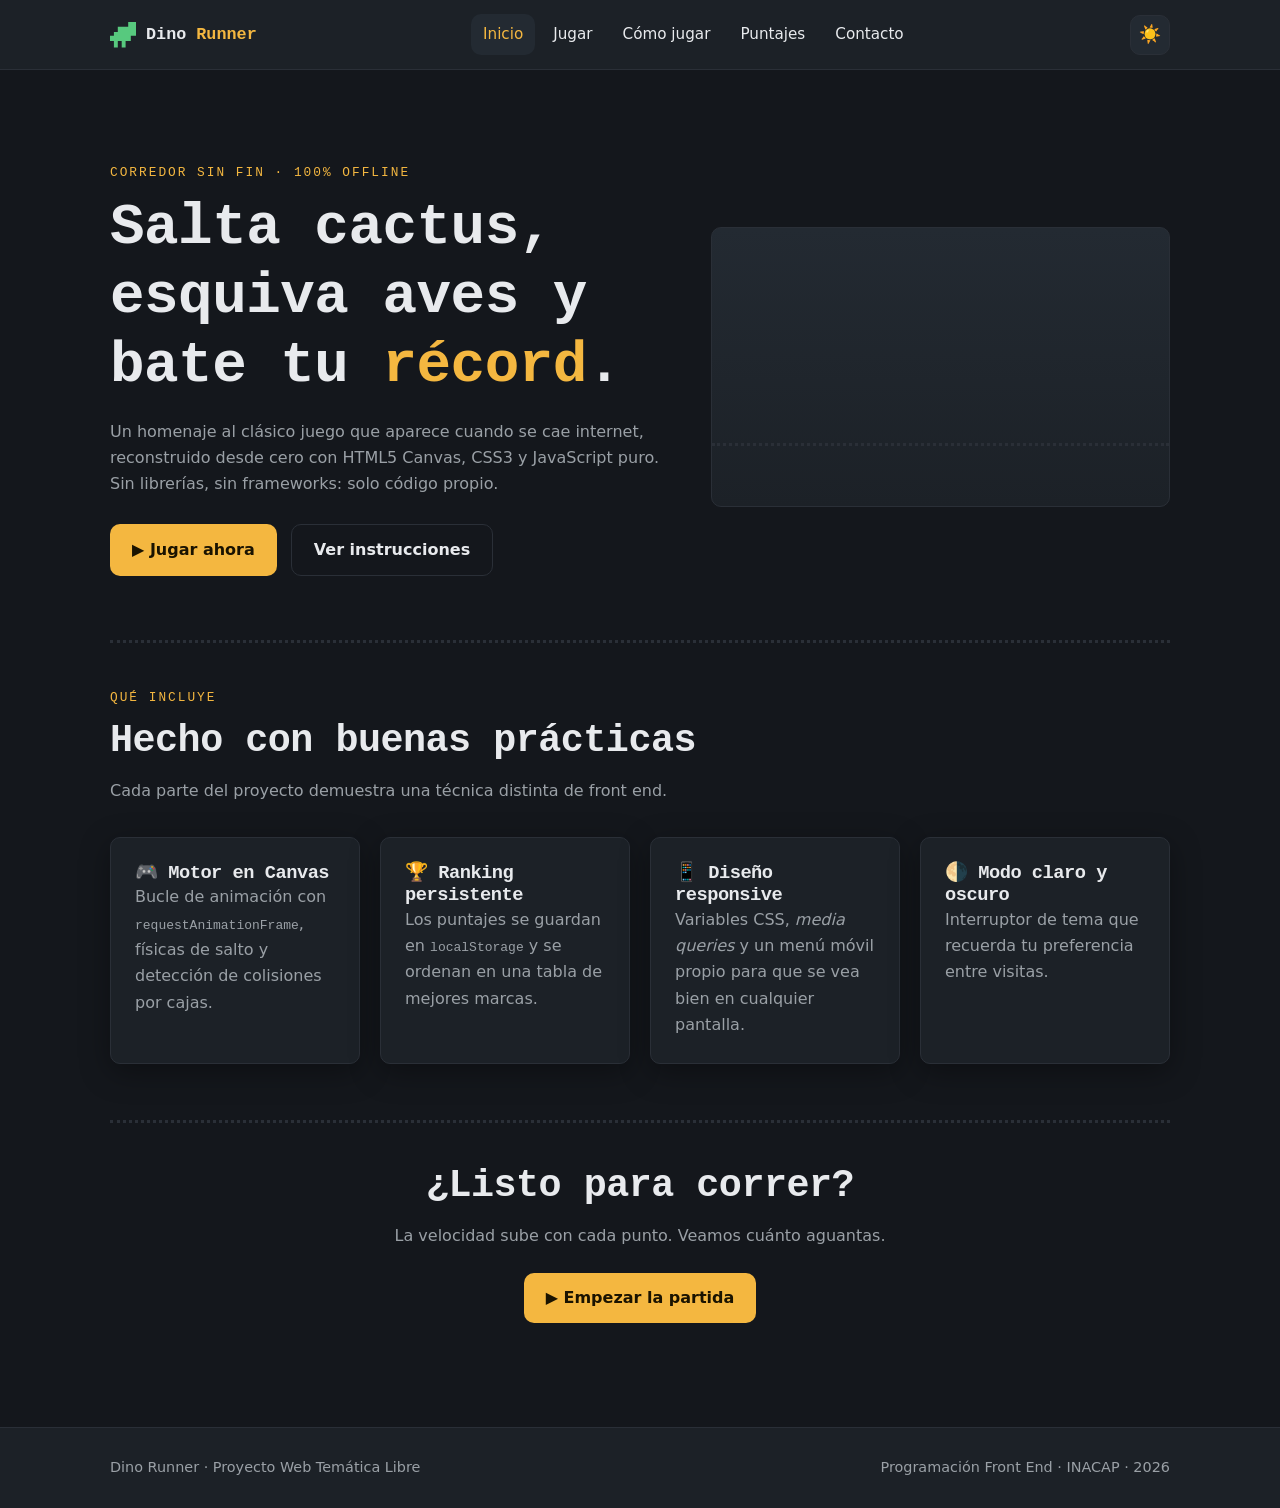
<file: index.html>
<!DOCTYPE html>
<html lang="es">
<head>
  <meta charset="UTF-8">
  <meta name="viewport" content="width=device-width, initial-scale=1.0">
  <meta name="description" content="Dino Runner: un juego de corredor sin fin hecho con HTML5, CSS3 y JavaScript Vanilla. Proyecto de Programación Front End, INACAP.">
  <link rel="icon" href="img/favicon.svg" type="image/svg+xml">
  <title>Dino Runner · Inicio</title>
  <link rel="stylesheet" href="css/estilos.css">
</head>
<body>

  <!-- ====================  ENCABEZADO + NAVEGACIÓN  ==================== -->
  <header class="cabecera">
    <nav class="nav" aria-label="Navegación principal">
      <a href="index.html" class="nav__logo">
        <span class="logo-dino" aria-hidden="true"></span>
        Dino<span>Runner</span>
      </a>

      <ul class="nav__lista" data-menu-lista>
        <li><a href="index.html" class="activo">Inicio</a></li>
        <li><a href="juego.html">Jugar</a></li>
        <li><a href="instrucciones.html">Cómo jugar</a></li>
        <li><a href="puntajes.html">Puntajes</a></li>
        <li><a href="contacto.html">Contacto</a></li>
      </ul>

      <div class="nav__acciones">
        <button class="boton-icono" data-tema-boton aria-label="Cambiar tema">☀️</button>
        <button class="boton-icono nav__hamburguesa" data-menu-boton
                aria-label="Abrir menú" aria-expanded="false">☰</button>
      </div>
    </nav>
  </header>

  <!-- ====================  CONTENIDO PRINCIPAL  ==================== -->
  <main>
    <div class="contenedor">

      <!-- Hero / portada -->
      <section class="hero">
        <div class="hero__texto">
          <span class="eyebrow">Corredor sin fin · 100% offline</span>
          <h1 class="hero__titulo">Salta cactus, esquiva aves y bate tu <b>récord</b>.</h1>
          <p class="texto-guia">
            Un homenaje al clásico juego que aparece cuando se cae internet,
            reconstruido desde cero con HTML5 Canvas, CSS3 y JavaScript puro.
            Sin librerías, sin frameworks: solo código propio.
          </p>
          <div class="hero__acciones">
            <a href="juego.html" class="boton boton--primario">▶ Jugar ahora</a>
            <a href="instrucciones.html" class="boton boton--secundario">Ver instrucciones</a>
          </div>
        </div>
        <div class="hero__panel" aria-hidden="true"></div>
      </section>

      <hr class="horizonte">

      <!-- Características del proyecto -->
      <section class="seccion">
        <span class="eyebrow">Qué incluye</span>
        <h2 class="titulo-seccion">Hecho con buenas prácticas</h2>
        <p class="texto-guia">
          Cada parte del proyecto demuestra una técnica distinta de front end.
        </p>

        <div class="grilla mt-grande">
          <article class="tarjeta">
            <h3>🎮 Motor en Canvas</h3>
            <p class="texto-guia">
              Bucle de animación con <code>requestAnimationFrame</code>,
              físicas de salto y detección de colisiones por cajas.
            </p>
          </article>
          <article class="tarjeta">
            <h3>🏆 Ranking persistente</h3>
            <p class="texto-guia">
              Los puntajes se guardan en <code>localStorage</code> y se
              ordenan en una tabla de mejores marcas.
            </p>
          </article>
          <article class="tarjeta">
            <h3>📱 Diseño responsive</h3>
            <p class="texto-guia">
              Variables CSS, <em>media queries</em> y un menú móvil propio
              para que se vea bien en cualquier pantalla.
            </p>
          </article>
          <article class="tarjeta">
            <h3>🌗 Modo claro y oscuro</h3>
            <p class="texto-guia">
              Interruptor de tema que recuerda tu preferencia entre visitas.
            </p>
          </article>
        </div>
      </section>

      <hr class="horizonte">

      <!-- Llamado final -->
      <section class="seccion centrado">
        <h2 class="titulo-seccion">¿Listo para correr?</h2>
        <p class="texto-guia" style="margin: 0 auto 24px;">
          La velocidad sube con cada punto. Veamos cuánto aguantas.
        </p>
        <a href="juego.html" class="boton boton--primario">▶ Empezar la partida</a>
      </section>

    </div>
  </main>

  <!-- ====================  PIE DE PÁGINA  ==================== -->
  <footer class="pie">
    <div class="contenedor pie__fila">
      <span>Dino Runner · Proyecto Web Temática Libre</span>
      <span>Programación Front End · INACAP · 2026</span>
    </div>
  </footer>

  <!-- Solo JS Vanilla, en archivos externos -->
  <script src="js/navegacion.js"></script>
</body>
</html>
</file>
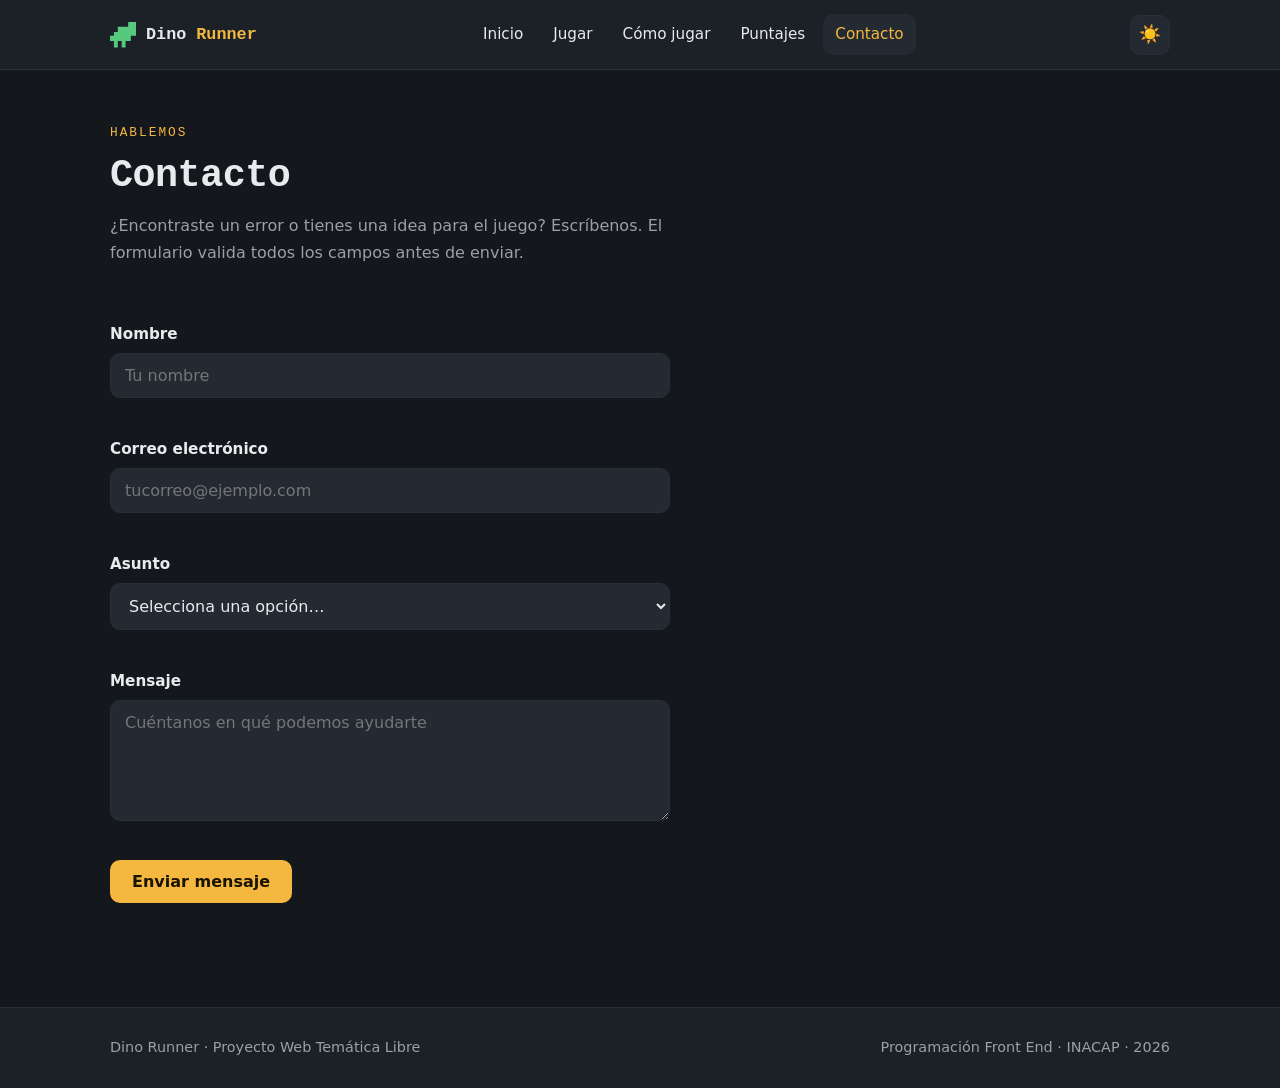
<file: contacto.html>
<!DOCTYPE html>
<html lang="es">
<head>
  <meta charset="UTF-8">
  <meta name="viewport" content="width=device-width, initial-scale=1.0">
  <meta name="description" content="Formulario de contacto de Dino Runner con validación en JavaScript Vanilla.">
  <link rel="icon" href="img/favicon.svg" type="image/svg+xml">
  <title>Dino Runner · Contacto</title>
  <link rel="stylesheet" href="css/estilos.css">
</head>
<body>

  <header class="cabecera">
    <nav class="nav" aria-label="Navegación principal">
      <a href="index.html" class="nav__logo">
        <span class="logo-dino" aria-hidden="true"></span>
        Dino<span>Runner</span>
      </a>
      <ul class="nav__lista" data-menu-lista>
        <li><a href="index.html">Inicio</a></li>
        <li><a href="juego.html">Jugar</a></li>
        <li><a href="instrucciones.html">Cómo jugar</a></li>
        <li><a href="puntajes.html">Puntajes</a></li>
        <li><a href="contacto.html" class="activo">Contacto</a></li>
      </ul>
      <div class="nav__acciones">
        <button class="boton-icono" data-tema-boton aria-label="Cambiar tema">☀️</button>
        <button class="boton-icono nav__hamburguesa" data-menu-boton
                aria-label="Abrir menú" aria-expanded="false">☰</button>
      </div>
    </nav>
  </header>

  <main>
    <div class="contenedor">

      <section class="seccion">
        <span class="eyebrow">Hablemos</span>
        <h1 class="titulo-seccion">Contacto</h1>
        <p class="texto-guia">
          ¿Encontraste un error o tienes una idea para el juego? Escríbenos.
          El formulario valida todos los campos antes de enviar.
        </p>
      </section>

      <section class="seccion">
        <!-- Aviso global que muestra el JS (éxito o error) -->
        <p class="aviso" id="avisoFormulario" role="alert"></p>

        <!-- novalidate: desactivamos la validación nativa para usar la nuestra -->
        <form class="formulario" id="formContacto" novalidate>
          <div class="campo">
            <label for="nombre">Nombre</label>
            <input type="text" id="nombre" name="nombre"
                   placeholder="Tu nombre" autocomplete="name">
            <span class="campo__error" aria-live="polite"></span>
          </div>

          <div class="campo">
            <label for="correo">Correo electrónico</label>
            <input type="email" id="correo" name="correo"
                   placeholder="tucorreo@ejemplo.com" autocomplete="email">
            <span class="campo__error" aria-live="polite"></span>
          </div>

          <div class="campo">
            <label for="asunto">Asunto</label>
            <select id="asunto" name="asunto">
              <option value="">Selecciona una opción…</option>
              <option value="error">Reportar un error</option>
              <option value="idea">Proponer una idea</option>
              <option value="felicitacion">Felicitaciones</option>
              <option value="otro">Otro</option>
            </select>
            <span class="campo__error" aria-live="polite"></span>
          </div>

          <div class="campo">
            <label for="mensaje">Mensaje</label>
            <textarea id="mensaje" name="mensaje" rows="5"
                      placeholder="Cuéntanos en qué podemos ayudarte"></textarea>
            <span class="campo__error" aria-live="polite"></span>
          </div>

          <div>
            <button type="submit" class="boton boton--primario">Enviar mensaje</button>
          </div>
        </form>
      </section>

    </div>
  </main>

  <footer class="pie">
    <div class="contenedor pie__fila">
      <span>Dino Runner · Proyecto Web Temática Libre</span>
      <span>Programación Front End · INACAP · 2026</span>
    </div>
  </footer>

  <script src="js/navegacion.js"></script>
  <script src="js/contacto.js"></script>
</body>
</html>
</file>
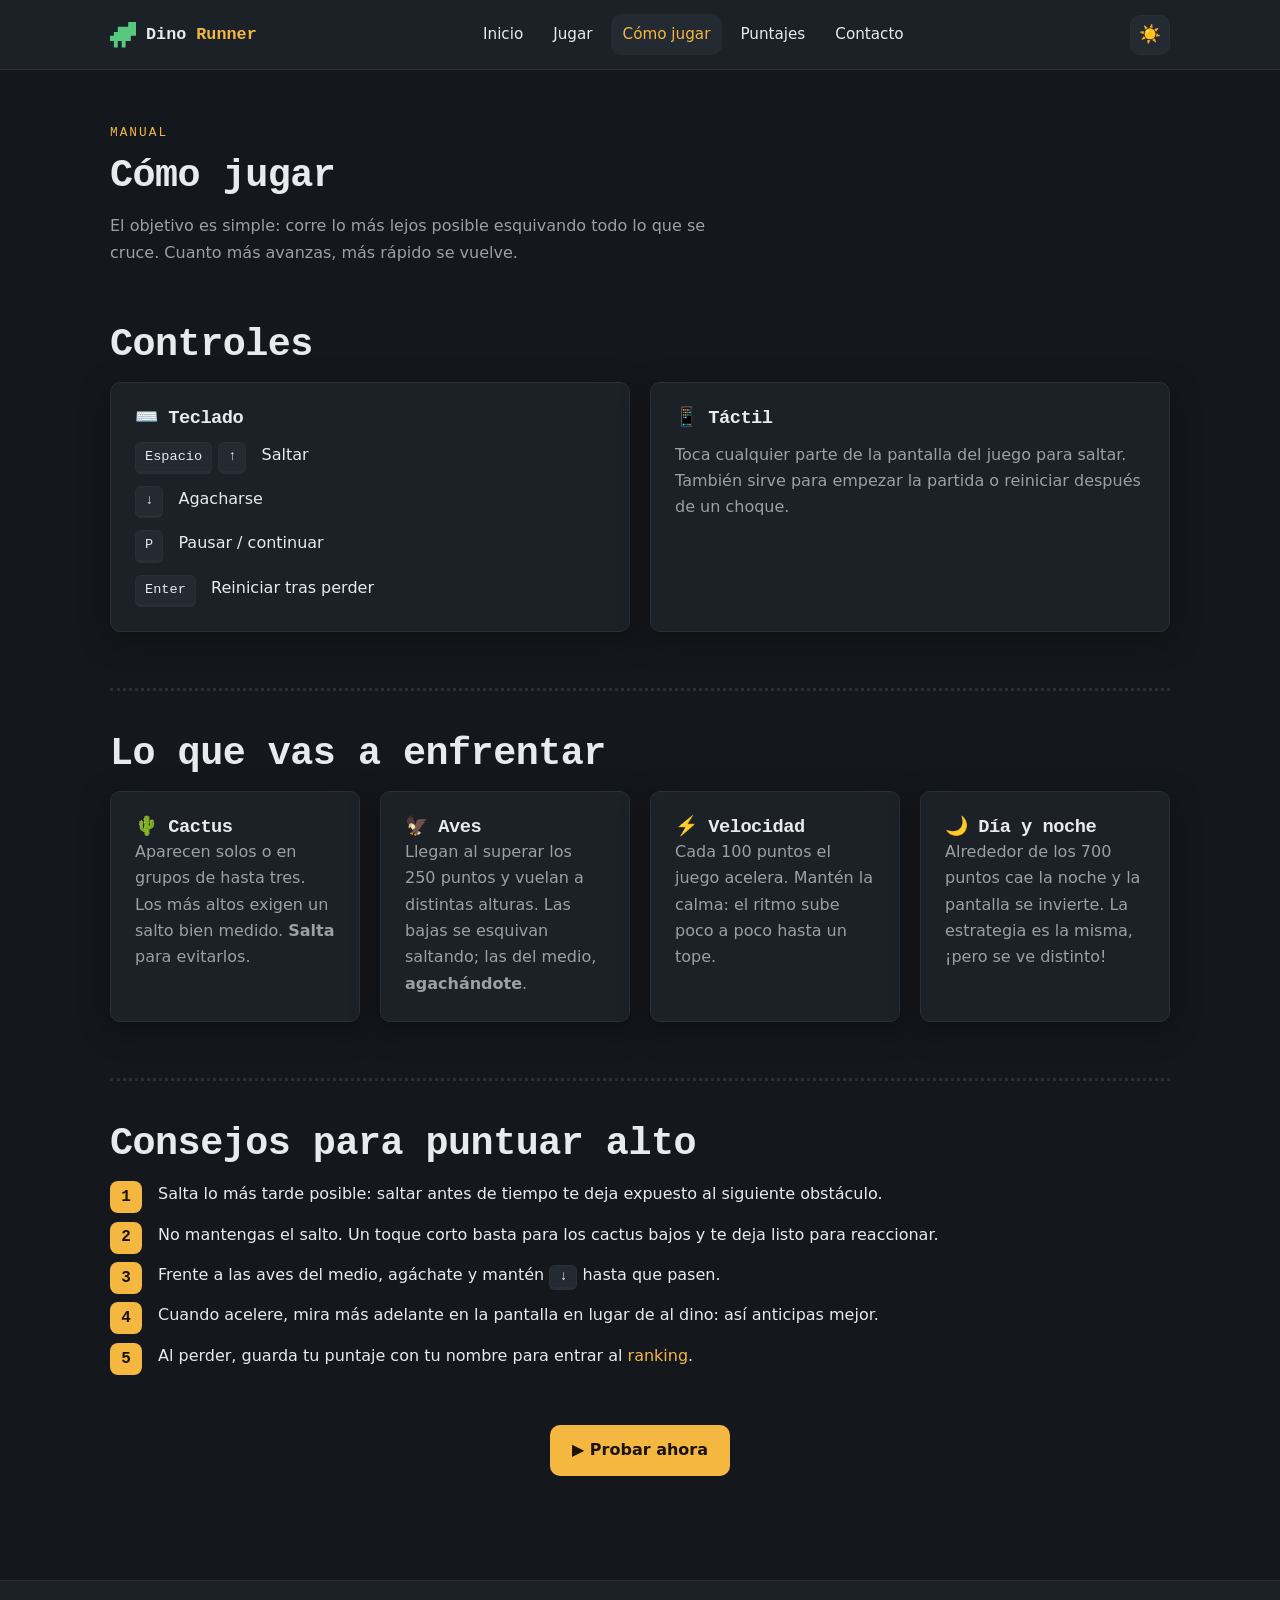
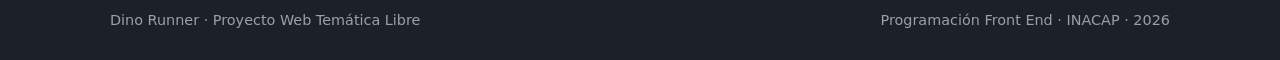
<file: instrucciones.html>
<!DOCTYPE html>
<html lang="es">
<head>
  <meta charset="UTF-8">
  <meta name="viewport" content="width=device-width, initial-scale=1.0">
  <meta name="description" content="Aprende a jugar Dino Runner: controles, mecánicas, obstáculos y consejos para conseguir el mejor puntaje.">
  <link rel="icon" href="img/favicon.svg" type="image/svg+xml">
  <title>Dino Runner · Cómo jugar</title>
  <link rel="stylesheet" href="css/estilos.css">
</head>
<body>

  <header class="cabecera">
    <nav class="nav" aria-label="Navegación principal">
      <a href="index.html" class="nav__logo">
        <span class="logo-dino" aria-hidden="true"></span>
        Dino<span>Runner</span>
      </a>
      <ul class="nav__lista" data-menu-lista>
        <li><a href="index.html">Inicio</a></li>
        <li><a href="juego.html">Jugar</a></li>
        <li><a href="instrucciones.html" class="activo">Cómo jugar</a></li>
        <li><a href="puntajes.html">Puntajes</a></li>
        <li><a href="contacto.html">Contacto</a></li>
      </ul>
      <div class="nav__acciones">
        <button class="boton-icono" data-tema-boton aria-label="Cambiar tema">☀️</button>
        <button class="boton-icono nav__hamburguesa" data-menu-boton
                aria-label="Abrir menú" aria-expanded="false">☰</button>
      </div>
    </nav>
  </header>

  <main>
    <div class="contenedor">

      <section class="seccion">
        <span class="eyebrow">Manual</span>
        <h1 class="titulo-seccion">Cómo jugar</h1>
        <p class="texto-guia">
          El objetivo es simple: corre lo más lejos posible esquivando todo
          lo que se cruce. Cuanto más avanzas, más rápido se vuelve.
        </p>
      </section>

      <!-- Controles -->
      <section class="seccion">
        <h2 class="titulo-seccion">Controles</h2>
        <div class="grilla">
          <article class="tarjeta">
            <h3>⌨️ Teclado</h3>
            <ul style="list-style:none; display:grid; gap:12px; margin-top:12px;">
              <li><span class="teclas"><kbd>Espacio</kbd> <kbd>↑</kbd></span> &nbsp; Saltar</li>
              <li><span class="teclas"><kbd>↓</kbd></span> &nbsp; Agacharse</li>
              <li><span class="teclas"><kbd>P</kbd></span> &nbsp; Pausar / continuar</li>
              <li><span class="teclas"><kbd>Enter</kbd></span> &nbsp; Reiniciar tras perder</li>
            </ul>
          </article>
          <article class="tarjeta">
            <h3>📱 Táctil</h3>
            <p class="texto-guia" style="margin-top:12px;">
              Toca cualquier parte de la pantalla del juego para saltar.
              También sirve para empezar la partida o reiniciar después
              de un choque.
            </p>
          </article>
        </div>
      </section>

      <hr class="horizonte">

      <!-- Mecánicas -->
      <section class="seccion">
        <h2 class="titulo-seccion">Lo que vas a enfrentar</h2>
        <div class="grilla">
          <article class="tarjeta">
            <h3>🌵 Cactus</h3>
            <p class="texto-guia">
              Aparecen solos o en grupos de hasta tres. Los más altos exigen
              un salto bien medido. <strong>Salta</strong> para evitarlos.
            </p>
          </article>
          <article class="tarjeta">
            <h3>🦅 Aves</h3>
            <p class="texto-guia">
              Llegan al superar los 250 puntos y vuelan a distintas alturas.
              Las bajas se esquivan saltando; las del medio,
              <strong>agachándote</strong>.
            </p>
          </article>
          <article class="tarjeta">
            <h3>⚡ Velocidad</h3>
            <p class="texto-guia">
              Cada 100 puntos el juego acelera. Mantén la calma: el ritmo
              sube poco a poco hasta un tope.
            </p>
          </article>
          <article class="tarjeta">
            <h3>🌙 Día y noche</h3>
            <p class="texto-guia">
              Alrededor de los 700 puntos cae la noche y la pantalla se
              invierte. La estrategia es la misma, ¡pero se ve distinto!
            </p>
          </article>
        </div>
      </section>

      <hr class="horizonte">

      <!-- Pasos para conseguir buen puntaje -->
      <section class="seccion">
        <h2 class="titulo-seccion">Consejos para puntuar alto</h2>
        <ol class="lista-pasos">
          <li>Salta lo más tarde posible: saltar antes de tiempo te deja
              expuesto al siguiente obstáculo.</li>
          <li>No mantengas el salto. Un toque corto basta para los cactus
              bajos y te deja listo para reaccionar.</li>
          <li>Frente a las aves del medio, agáchate y mantén
              <kbd>↓</kbd> hasta que pasen.</li>
          <li>Cuando acelere, mira más adelante en la pantalla en lugar de
              al dino: así anticipas mejor.</li>
          <li>Al perder, guarda tu puntaje con tu nombre para entrar al
              <a href="puntajes.html">ranking</a>.</li>
        </ol>
      </section>

      <section class="seccion centrado">
        <a href="juego.html" class="boton boton--primario">▶ Probar ahora</a>
      </section>

    </div>
  </main>

  <footer class="pie">
    <div class="contenedor pie__fila">
      <span>Dino Runner · Proyecto Web Temática Libre</span>
      <span>Programación Front End · INACAP · 2026</span>
    </div>
  </footer>

  <script src="js/navegacion.js"></script>
</body>
</html>
</file>
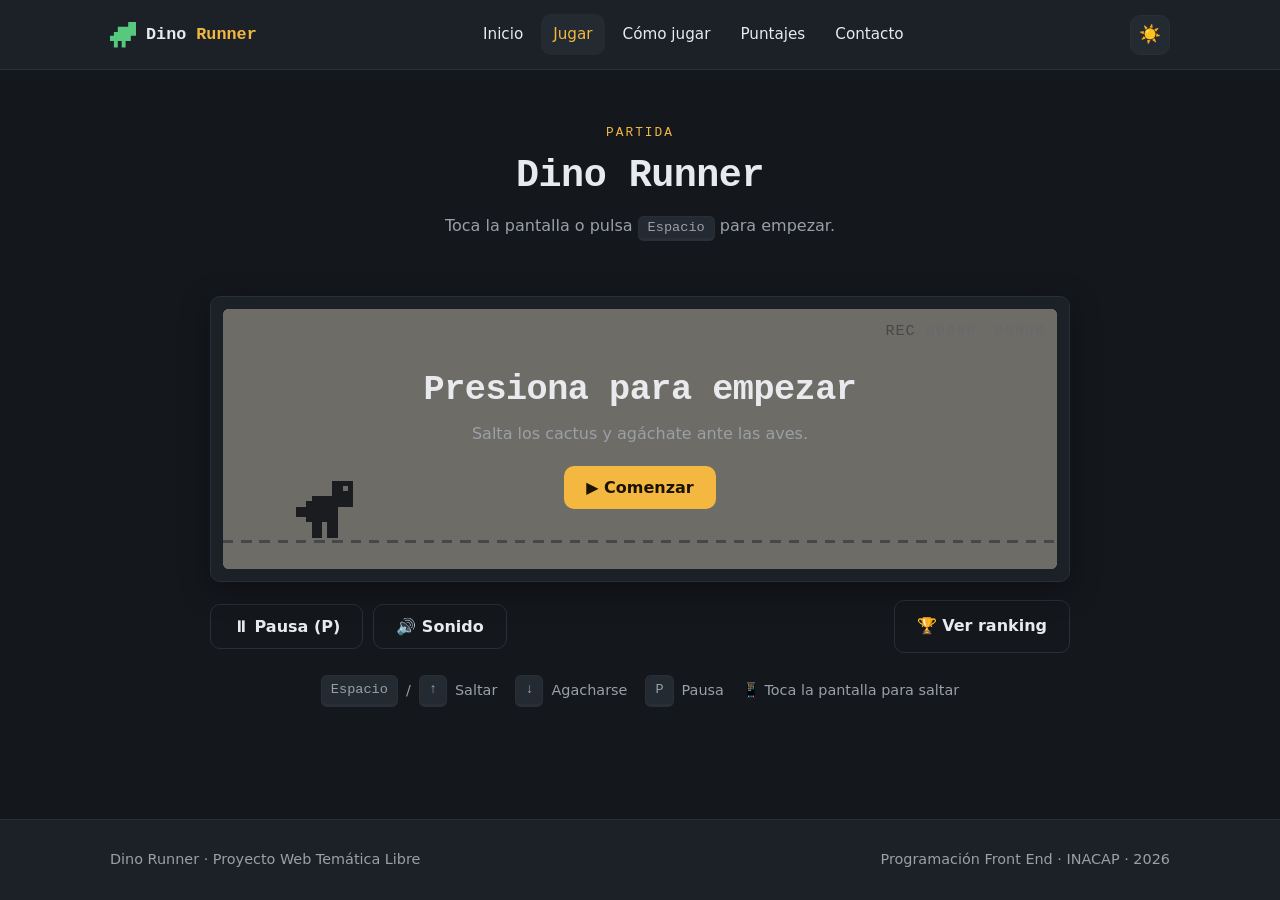
<file: juego.html>
<!DOCTYPE html>
<html lang="es">
<head>
  <meta charset="UTF-8">
  <meta name="viewport" content="width=device-width, initial-scale=1.0">
  <meta name="description" content="Juega Dino Runner: salta y agáchate para esquivar obstáculos. Hecho con HTML5 Canvas y JavaScript Vanilla.">
  <link rel="icon" href="img/favicon.svg" type="image/svg+xml">
  <title>Dino Runner · Jugar</title>
  <link rel="stylesheet" href="css/estilos.css">
  <link rel="stylesheet" href="css/juego.css">
</head>
<body>

  <header class="cabecera">
    <nav class="nav" aria-label="Navegación principal">
      <a href="index.html" class="nav__logo">
        <span class="logo-dino" aria-hidden="true"></span>
        Dino<span>Runner</span>
      </a>
      <ul class="nav__lista" data-menu-lista>
        <li><a href="index.html">Inicio</a></li>
        <li><a href="juego.html" class="activo">Jugar</a></li>
        <li><a href="instrucciones.html">Cómo jugar</a></li>
        <li><a href="puntajes.html">Puntajes</a></li>
        <li><a href="contacto.html">Contacto</a></li>
      </ul>
      <div class="nav__acciones">
        <button class="boton-icono" data-tema-boton aria-label="Cambiar tema">☀️</button>
        <button class="boton-icono nav__hamburguesa" data-menu-boton
                aria-label="Abrir menú" aria-expanded="false">☰</button>
      </div>
    </nav>
  </header>

  <main>
    <div class="contenedor">
      <section class="seccion centrado">
        <span class="eyebrow">Partida</span>
        <h1 class="titulo-seccion">Dino Runner</h1>
        <p class="texto-guia" style="margin: 0 auto;">
          Toca la pantalla o pulsa <kbd>Espacio</kbd> para empezar.
        </p>
      </section>

      <!-- ====================  CONSOLA DEL JUEGO  ==================== -->
      <section class="consola">
        <div class="pantalla">
          <!-- Lienzo donde se dibuja todo el juego -->
          <canvas id="lienzoJuego" role="img"
                  aria-label="Área de juego del Dino Runner"></canvas>

          <!-- Marcador y récord superpuestos -->
          <div class="hud">
            <span>REC <b id="marcadorRecord">00000</b></span>
            <span><b id="marcadorPuntaje">00000</b></span>
          </div>

          <!-- Capa de inicio -->
          <div class="capa" id="capaInicio">
            <div>
              <h2>Presiona para empezar</h2>
              <p>Salta los cactus y agáchate ante las aves.</p>
              <button class="boton boton--primario" id="btnIniciar">▶ Comenzar</button>
            </div>
          </div>

          <!-- Capa de pausa (oculta al inicio) -->
          <div class="capa oculto" id="capaPausa">
            <div>
              <h2>En pausa</h2>
              <p>Pulsa <kbd>P</kbd> para continuar.</p>
            </div>
          </div>

          <!-- Capa de game over (oculta al inicio) -->
          <div class="capa oculto" id="capaFin">
            <div>
              <h2>¡Game Over!</h2>
              <p>Tu puntaje</p>
              <div class="puntaje-final" id="puntajeFinal">00000</div>

              <div class="guardar-puntaje">
                <input type="text" id="nombreJugador" placeholder="Tu nombre"
                       maxlength="16" aria-label="Tu nombre para el ranking">
                <button class="boton boton--secundario" id="btnGuardarPuntaje">
                  Guardar puntaje
                </button>
              </div>

              <p class="mt-grande">
                <button class="boton boton--primario" id="btnReiniciar">↻ Jugar de nuevo</button>
              </p>
            </div>
          </div>
        </div>

        <!-- Barra de controles bajo el canvas -->
        <div class="controles">
          <div class="controles__grupo">
            <button class="boton boton--secundario" id="btnPausa">⏸ Pausa (P)</button>
            <button class="boton boton--secundario" id="btnSonido">🔊 Sonido</button>
          </div>
          <a href="puntajes.html" class="boton boton--secundario">🏆 Ver ranking</a>
        </div>

        <!-- Ayuda rápida de controles -->
        <div class="ayuda-teclas">
          <div><kbd>Espacio</kbd> / <kbd>↑</kbd> Saltar</div>
          <div><kbd>↓</kbd> Agacharse</div>
          <div><kbd>P</kbd> Pausa</div>
          <div>📱 Toca la pantalla para saltar</div>
        </div>
      </section>
    </div>
  </main>

  <footer class="pie">
    <div class="contenedor pie__fila">
      <span>Dino Runner · Proyecto Web Temática Libre</span>
      <span>Programación Front End · INACAP · 2026</span>
    </div>
  </footer>

  <!-- Primero la navegación compartida, luego el motor del juego -->
  <script src="js/navegacion.js"></script>
  <script src="js/juego.js"></script>
</body>
</html>
</file>
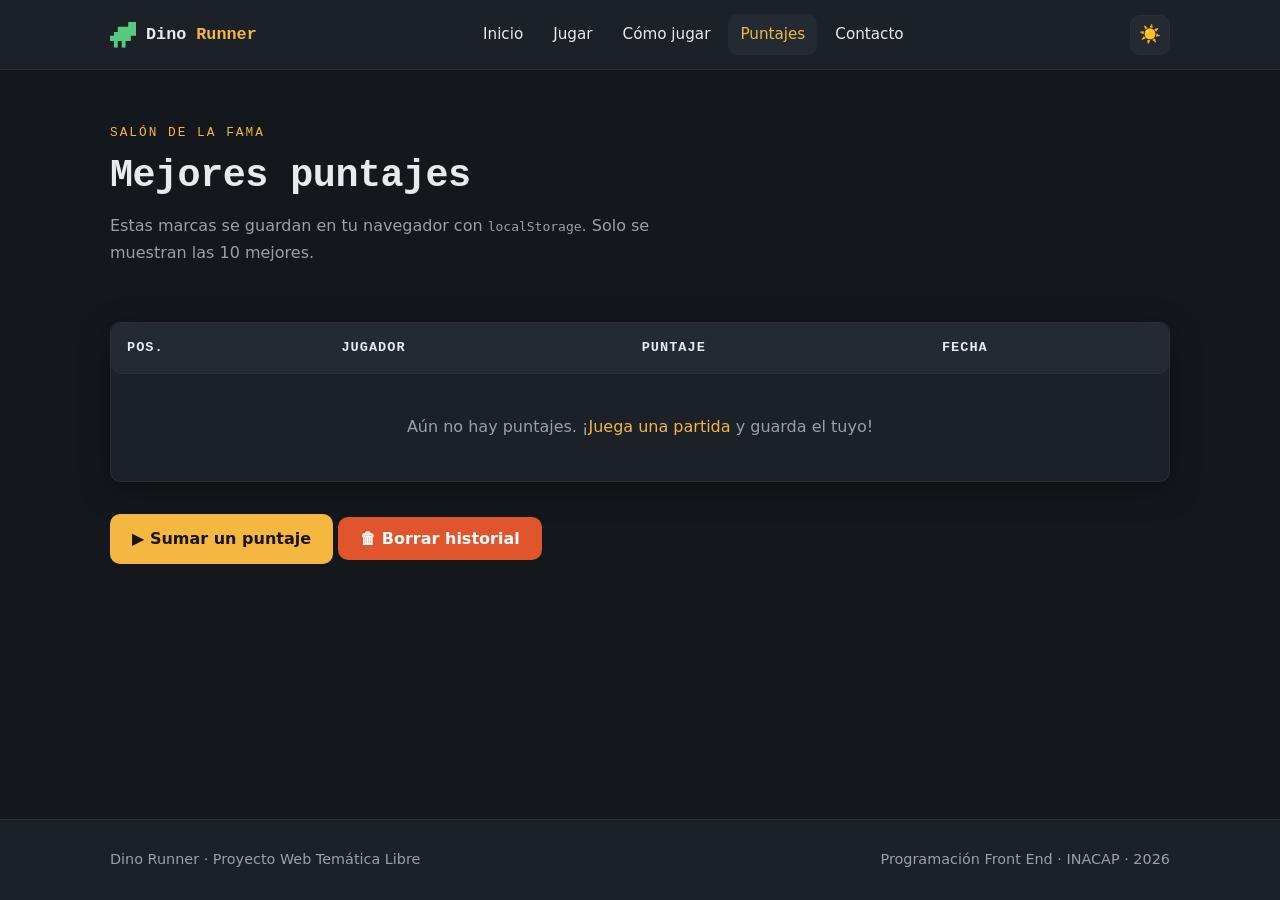
<file: puntajes.html>
<!DOCTYPE html>
<html lang="es">
<head>
  <meta charset="UTF-8">
  <meta name="viewport" content="width=device-width, initial-scale=1.0">
  <meta name="description" content="Tabla de mejores puntajes de Dino Runner, guardados localmente en tu navegador.">
  <link rel="icon" href="img/favicon.svg" type="image/svg+xml">
  <title>Dino Runner · Puntajes</title>
  <link rel="stylesheet" href="css/estilos.css">
</head>
<body>

  <header class="cabecera">
    <nav class="nav" aria-label="Navegación principal">
      <a href="index.html" class="nav__logo">
        <span class="logo-dino" aria-hidden="true"></span>
        Dino<span>Runner</span>
      </a>
      <ul class="nav__lista" data-menu-lista>
        <li><a href="index.html">Inicio</a></li>
        <li><a href="juego.html">Jugar</a></li>
        <li><a href="instrucciones.html">Cómo jugar</a></li>
        <li><a href="puntajes.html" class="activo">Puntajes</a></li>
        <li><a href="contacto.html">Contacto</a></li>
      </ul>
      <div class="nav__acciones">
        <button class="boton-icono" data-tema-boton aria-label="Cambiar tema">☀️</button>
        <button class="boton-icono nav__hamburguesa" data-menu-boton
                aria-label="Abrir menú" aria-expanded="false">☰</button>
      </div>
    </nav>
  </header>

  <main>
    <div class="contenedor">

      <section class="seccion">
        <span class="eyebrow">Salón de la fama</span>
        <h1 class="titulo-seccion">Mejores puntajes</h1>
        <p class="texto-guia">
          Estas marcas se guardan en tu navegador con <code>localStorage</code>.
          Solo se muestran las 10 mejores.
        </p>
      </section>

      <section class="seccion">
        <div class="tarjeta" style="padding: 0; overflow: hidden;">
          <table class="tabla">
            <thead>
              <tr>
                <th>Pos.</th>
                <th>Jugador</th>
                <th>Puntaje</th>
                <th>Fecha</th>
              </tr>
            </thead>
            <!-- Las filas se generan con JavaScript -->
            <tbody id="cuerpoRanking"></tbody>
          </table>

          <!-- Mensaje cuando todavía no hay puntajes -->
          <p class="estado-vacio" id="rankingVacio">
            Aún no hay puntajes. ¡<a href="juego.html">Juega una partida</a>
            y guarda el tuyo!
          </p>
        </div>

        <div class="controles mt-grande">
          <a href="juego.html" class="boton boton--primario">▶ Sumar un puntaje</a>
          <button class="boton boton--peligro" id="btnBorrarRanking">
            🗑 Borrar historial
          </button>
        </div>
      </section>

    </div>
  </main>

  <footer class="pie">
    <div class="contenedor pie__fila">
      <span>Dino Runner · Proyecto Web Temática Libre</span>
      <span>Programación Front End · INACAP · 2026</span>
    </div>
  </footer>

  <script src="js/navegacion.js"></script>
  <script src="js/puntajes.js"></script>
</body>
</html>
</file>
<file: css/estilos.css>
/* ============================================================
   estilos.css  —  Estilos generales del sitio "Dino Runner"
   Proyecto Web Temática Libre · Programación Front End · INACAP
   Solo CSS3 propio (sin frameworks).
   ============================================================ */

/* ----------  1. VARIABLES (modo oscuro = por defecto)  ---------- */
/* Usamos variables CSS para reutilizar colores y medidas en todo
   el sitio. Cambiar un valor aquí lo cambia en todas las páginas. */
:root {
  --bg: #14171c;            /* fondo de la "pantalla" */
  --surface: #1c2127;       /* tarjetas y paneles */
  --surface-2: #232a32;     /* paneles secundarios */
  --ink: #e8eaed;           /* texto principal */
  --muted: #9aa0a6;         /* texto secundario */
  --accent: #f4b740;        /* ámbar: color de marca */
  --accent-2: #57c97e;      /* verde cactus: color secundario */
  --danger: #e0552b;        /* rojo para errores */
  --line: #2a2f37;          /* bordes y divisores */

  --fuente-titulo: ui-monospace, "Cascadia Code", "Courier New", monospace;
  --fuente-texto: system-ui, -apple-system, "Segoe UI", Roboto, sans-serif;

  --radio: 10px;            /* radio de borde reutilizable */
  --ancho-max: 1100px;      /* ancho máximo del contenido */
  --sombra: 0 8px 30px rgba(0, 0, 0, 0.35);
  --transicion: 180ms ease;
}

/* ----------  2. MODO CLARO (se activa con data-tema="claro")  ---------- */
/* El interruptor en navegacion.js agrega este atributo a <html>. */
[data-tema="claro"] {
  --bg: #f3f1ea;
  --surface: #ffffff;
  --surface-2: #f6f4ee;
  --ink: #1d2125;
  --muted: #5f6368;
  --accent: #c47e00;
  --accent-2: #2e9152;
  --danger: #c0451f;
  --line: #e2ded3;
  --sombra: 0 8px 24px rgba(0, 0, 0, 0.10);
}

/* ----------  3. RESET BÁSICO Y TIPOGRAFÍA  ---------- */
* {
  margin: 0;
  padding: 0;
  box-sizing: border-box;
}

html {
  scroll-behavior: smooth;
}

body {
  background-color: var(--bg);
  color: var(--ink);
  font-family: var(--fuente-texto);
  line-height: 1.65;
  min-height: 100vh;
  display: flex;
  flex-direction: column;
  transition: background-color var(--transicion), color var(--transicion);
}

h1, h2, h3 {
  font-family: var(--fuente-titulo);
  letter-spacing: -0.5px;
  line-height: 1.2;
}

a {
  color: var(--accent);
  text-decoration: none;
}

a:hover {
  text-decoration: underline;
}

img {
  max-width: 100%;
  display: block;
}

/* Foco visible para accesibilidad (navegación con teclado). */
:focus-visible {
  outline: 3px solid var(--accent);
  outline-offset: 2px;
  border-radius: 4px;
}

/* ----------  4. CONTENEDOR REUTILIZABLE  ---------- */
.contenedor {
  width: 100%;
  max-width: var(--ancho-max);
  margin: 0 auto;
  padding: 0 20px;
}

/* ----------  5. ENCABEZADO Y NAVEGACIÓN  ---------- */
.cabecera {
  position: sticky;
  top: 0;
  z-index: 50;
  background-color: var(--surface);
  border-bottom: 1px solid var(--line);
  backdrop-filter: blur(6px);
}

.nav {
  display: flex;
  align-items: center;
  justify-content: space-between;
  gap: 16px;
  padding: 14px 20px;
  max-width: var(--ancho-max);
  margin: 0 auto;
}

.nav__logo {
  display: flex;
  align-items: center;
  gap: 10px;
  font-family: var(--fuente-titulo);
  font-weight: 700;
  font-size: 1.05rem;
  color: var(--ink);
  text-decoration: none;
}

.nav__logo span {
  color: var(--accent);
}

/* Mini dino dibujado con CSS para el logo (cuadraditos = pixeles). */
.logo-dino {
  width: 26px;
  height: 26px;
  background:
    linear-gradient(var(--accent-2) 0 0) 0 0 / 100% 100% no-repeat;
  clip-path: polygon(
    0% 55%, 15% 55%, 15% 40%, 30% 40%, 30% 20%,
    70% 20%, 70% 0%, 100% 0%, 100% 55%, 80% 55%,
    80% 75%, 60% 75%, 60% 100%, 45% 100%, 45% 75%,
    30% 75%, 30% 100%, 15% 100%, 15% 75%, 0% 75%
  );
}

.nav__lista {
  display: flex;
  align-items: center;
  gap: 6px;
  list-style: none;
}

.nav__lista a {
  display: inline-block;
  padding: 8px 12px;
  border-radius: var(--radio);
  color: var(--ink);
  font-size: 0.95rem;
  text-decoration: none;
  transition: background-color var(--transicion), color var(--transicion);
}

.nav__lista a:hover {
  background-color: var(--surface-2);
}

/* La clase .activo marca la página actual (se pone en cada HTML). */
.nav__lista a.activo {
  color: var(--accent);
  background-color: var(--surface-2);
}

/* Botones de acción de la barra (tema y menú móvil). */
.nav__acciones {
  display: flex;
  align-items: center;
  gap: 8px;
}

.boton-icono {
  width: 40px;
  height: 40px;
  display: grid;
  place-items: center;
  font-size: 1.1rem;
  background-color: var(--surface-2);
  color: var(--ink);
  border: 1px solid var(--line);
  border-radius: var(--radio);
  cursor: pointer;
  transition: transform var(--transicion), background-color var(--transicion);
}

.boton-icono:hover {
  transform: translateY(-2px);
}

/* Botón hamburguesa: oculto en escritorio, visible en móvil. */
.nav__hamburguesa {
  display: none;
}

/* ----------  6. BOTONES  ---------- */
.boton {
  display: inline-flex;
  align-items: center;
  gap: 8px;
  padding: 12px 22px;
  font-family: var(--fuente-texto);
  font-size: 1rem;
  font-weight: 600;
  border: none;
  border-radius: var(--radio);
  cursor: pointer;
  text-decoration: none;
  transition: transform var(--transicion), filter var(--transicion);
}

.boton:hover {
  transform: translateY(-2px);
  text-decoration: none;
}

.boton--primario {
  background-color: var(--accent);
  color: #1a1300;
}

.boton--secundario {
  background-color: transparent;
  color: var(--ink);
  border: 1px solid var(--line);
}

.boton--peligro {
  background-color: var(--danger);
  color: #fff;
}

/* ----------  7. SECCIONES Y TARJETAS  ---------- */
main {
  flex: 1;             /* empuja el footer hacia abajo */
  padding: 48px 0;
}

.seccion {
  margin-bottom: 56px;
}

.eyebrow {
  display: inline-block;
  font-family: var(--fuente-titulo);
  font-size: 0.8rem;
  letter-spacing: 2px;
  text-transform: uppercase;
  color: var(--accent);
  margin-bottom: 10px;
}

.titulo-seccion {
  font-size: clamp(1.6rem, 4vw, 2.4rem);
  margin-bottom: 14px;
}

.texto-guia {
  color: var(--muted);
  max-width: 60ch;
}

.tarjeta {
  background-color: var(--surface);
  border: 1px solid var(--line);
  border-radius: var(--radio);
  padding: 24px;
  box-shadow: var(--sombra);
}

/* Grilla reutilizable de tarjetas. */
.grilla {
  display: grid;
  grid-template-columns: repeat(auto-fit, minmax(240px, 1fr));
  gap: 20px;
}

/* Divisor con estética de "horizonte del desierto" (línea punteada). */
.horizonte {
  height: 0;
  border: none;
  border-top: 3px dotted var(--line);
  margin: 40px 0;
}

/* ----------  8. HERO (portada)  ---------- */
.hero {
  display: grid;
  grid-template-columns: 1.1fr 0.9fr;
  gap: 40px;
  align-items: center;
  padding: 40px 0 24px;
}

.hero__titulo {
  font-size: clamp(2rem, 6vw, 3.6rem);
  margin-bottom: 18px;
}

.hero__titulo b {
  color: var(--accent);
}

.hero__acciones {
  display: flex;
  flex-wrap: wrap;
  gap: 14px;
  margin-top: 26px;
}

/* Panel decorativo del hero con un dino y cactus en CSS. */
.hero__panel {
  background:
    linear-gradient(180deg, var(--surface-2), var(--surface));
  border: 1px solid var(--line);
  border-radius: var(--radio);
  height: 280px;
  position: relative;
  overflow: hidden;
}

.hero__panel::after {
  content: "";
  position: absolute;
  left: 0;
  right: 0;
  bottom: 60px;
  border-top: 3px dotted var(--line);
}

/* ----------  9. FORMULARIO  ---------- */
.formulario {
  display: grid;
  gap: 18px;
  max-width: 560px;
}

.campo {
  display: grid;
  gap: 6px;
}

.campo label {
  font-weight: 600;
  font-size: 0.95rem;
}

.campo input,
.campo textarea,
.campo select {
  width: 100%;
  padding: 12px 14px;
  background-color: var(--surface-2);
  color: var(--ink);
  border: 1px solid var(--line);
  border-radius: var(--radio);
  font-family: var(--fuente-texto);
  font-size: 1rem;
  transition: border-color var(--transicion);
}

.campo input:focus,
.campo textarea:focus,
.campo select:focus {
  border-color: var(--accent);
  outline: none;
}

/* Estado de error pintado por JS (clase .tiene-error). */
.campo.tiene-error input,
.campo.tiene-error textarea,
.campo.tiene-error select {
  border-color: var(--danger);
}

.campo__error {
  color: var(--danger);
  font-size: 0.85rem;
  min-height: 1.1em;
}

/* Mensaje global del formulario (éxito / error). */
.aviso {
  padding: 14px 16px;
  border-radius: var(--radio);
  font-weight: 600;
  display: none;            /* JS lo muestra cuando corresponde */
}

.aviso--ok {
  background-color: rgba(87, 201, 126, 0.15);
  border: 1px solid var(--accent-2);
  color: var(--accent-2);
}

.aviso--error {
  background-color: rgba(224, 85, 43, 0.15);
  border: 1px solid var(--danger);
  color: var(--danger);
}

/* ----------  10. TABLA DE PUNTAJES  ---------- */
.tabla {
  width: 100%;
  border-collapse: collapse;
  overflow: hidden;
  border-radius: var(--radio);
}

.tabla th,
.tabla td {
  padding: 14px 16px;
  text-align: left;
  border-bottom: 1px solid var(--line);
}

.tabla th {
  background-color: var(--surface-2);
  font-family: var(--fuente-titulo);
  font-size: 0.85rem;
  text-transform: uppercase;
  letter-spacing: 1px;
}

.tabla tbody tr:hover {
  background-color: var(--surface-2);
}

.medalla {
  font-weight: 700;
  color: var(--accent);
}

.estado-vacio {
  text-align: center;
  color: var(--muted);
  padding: 40px 20px;
}

/* ----------  11. PIE DE PÁGINA  ---------- */
.pie {
  border-top: 1px solid var(--line);
  background-color: var(--surface);
  padding: 28px 0;
  color: var(--muted);
  font-size: 0.9rem;
}

.pie__fila {
  display: flex;
  flex-wrap: wrap;
  gap: 10px 24px;
  justify-content: space-between;
  align-items: center;
}

/* ----------  12. LISTAS DE CONTENIDO  ---------- */
.lista-pasos {
  list-style: none;
  display: grid;
  gap: 14px;
  counter-reset: paso;
}

.lista-pasos li {
  position: relative;
  padding-left: 48px;
  counter-increment: paso;
}

.lista-pasos li::before {
  content: counter(paso);
  position: absolute;
  left: 0;
  top: 0;
  width: 32px;
  height: 32px;
  display: grid;
  place-items: center;
  background-color: var(--accent);
  color: #1a1300;
  font-family: var(--fuente-titulo);
  font-weight: 700;
  border-radius: 8px;
}

.teclas {
  display: inline-flex;
  gap: 6px;
  flex-wrap: wrap;
}

kbd {
  font-family: var(--fuente-titulo);
  background-color: var(--surface-2);
  border: 1px solid var(--line);
  border-bottom-width: 3px;
  border-radius: 6px;
  padding: 3px 9px;
  font-size: 0.85rem;
}

/* ----------  13. UTILIDADES  ---------- */
.centrado { text-align: center; }
.mt-grande { margin-top: 32px; }
.oculto { display: none !important; }

/* ----------  14. RESPONSIVE (media queries)  ---------- */
/* Tablet y móvil: la barra muestra hamburguesa y el menú se apila. */
@media (max-width: 760px) {
  .nav__hamburguesa {
    display: grid;
  }

  .nav__lista {
    position: absolute;
    top: 100%;
    left: 0;
    right: 0;
    flex-direction: column;
    align-items: stretch;
    gap: 0;
    background-color: var(--surface);
    border-bottom: 1px solid var(--line);
    padding: 8px;
    /* El menú arranca cerrado; navegacion.js le quita .oculto. */
  }

  .nav__lista a {
    padding: 14px;
  }

  .hero {
    grid-template-columns: 1fr;
  }

  .hero__panel {
    order: -1;
    height: 200px;
  }

  .pie__fila {
    flex-direction: column;
    text-align: center;
  }
}

@media (max-width: 480px) {
  main {
    padding: 32px 0;
  }

  .boton {
    width: 100%;
    justify-content: center;
  }
}

/* Respeta a quienes prefieren menos animación. */
@media (prefers-reduced-motion: reduce) {
  * {
    transition: none !important;
    scroll-behavior: auto !important;
  }
}
</file>
<file: css/juego.css>
/* ============================================================
   juego.css  —  Estilos exclusivos de la pantalla del juego
   Se carga solo en juego.html, además de estilos.css
   ============================================================ */

/* Marco que contiene el canvas y todos los controles. */
.consola {
  max-width: 860px;
  margin: 0 auto;
}

/* Caja del lienzo con borde tipo "pantalla de arcade". */
.pantalla {
  position: relative;
  background-color: var(--surface);
  border: 1px solid var(--line);
  border-radius: var(--radio);
  padding: 12px;
  box-shadow: var(--sombra);
}

/* El canvas se dibuja en resolución fija (en JS) y se escala
   al 100% del ancho. image-rendering: pixelated mantiene el
   estilo retro nítido al agrandar. */
#lienzoJuego {
  display: block;
  width: 100%;
  height: auto;
  background-color: var(--bg);
  border-radius: 6px;
  image-rendering: pixelated;
  touch-action: manipulation; /* evita zoom al tocar en móvil */
  cursor: pointer;
}

/* HUD: marcador y récord superpuestos sobre el canvas. */
.hud {
  position: absolute;
  top: 22px;
  right: 24px;
  display: flex;
  gap: 18px;
  font-family: var(--fuente-titulo);
  font-size: 0.95rem;
  letter-spacing: 1px;
  pointer-events: none; /* no estorba a los clics del juego */
}

.hud span {
  color: var(--muted);
}

.hud b {
  color: var(--ink);
}

/* Capa superpuesta para mensajes (inicio / pausa / game over). */
.capa {
  position: absolute;
  inset: 12px;
  display: grid;
  place-items: center;
  text-align: center;
  background-color: rgba(0, 0, 0, 0.55);
  border-radius: 6px;
  padding: 20px;
}

[data-tema="claro"] .capa {
  background-color: rgba(255, 255, 255, 0.7);
}

.capa h2 {
  font-size: clamp(1.4rem, 5vw, 2.2rem);
  margin-bottom: 10px;
}

.capa p {
  color: var(--muted);
  margin-bottom: 18px;
}

/* Marcador final destacado en la pantalla de game over. */
.puntaje-final {
  font-family: var(--fuente-titulo);
  font-size: 2.4rem;
  color: var(--accent);
  margin: 4px 0 16px;
}

/* Barra de controles bajo el canvas. */
.controles {
  display: flex;
  flex-wrap: wrap;
  gap: 12px;
  align-items: center;
  justify-content: space-between;
  margin-top: 18px;
}

.controles__grupo {
  display: flex;
  gap: 10px;
  flex-wrap: wrap;
}

/* Fila para escribir el nombre y guardar el puntaje. */
.guardar-puntaje {
  display: flex;
  gap: 10px;
  flex-wrap: wrap;
  justify-content: center;
  margin-top: 6px;
}

.guardar-puntaje input {
  padding: 12px 14px;
  background-color: var(--surface-2);
  color: var(--ink);
  border: 1px solid var(--line);
  border-radius: var(--radio);
  font-family: var(--fuente-texto);
  font-size: 1rem;
}

/* Ayuda de controles (teclas) bajo el juego. */
.ayuda-teclas {
  display: flex;
  flex-wrap: wrap;
  gap: 18px;
  justify-content: center;
  color: var(--muted);
  font-size: 0.9rem;
  margin-top: 22px;
}

.ayuda-teclas div {
  display: flex;
  align-items: center;
  gap: 8px;
}

@media (max-width: 480px) {
  .hud {
    top: 18px;
    right: 18px;
    font-size: 0.8rem;
    gap: 12px;
  }

  .controles {
    justify-content: center;
  }
}
</file>
